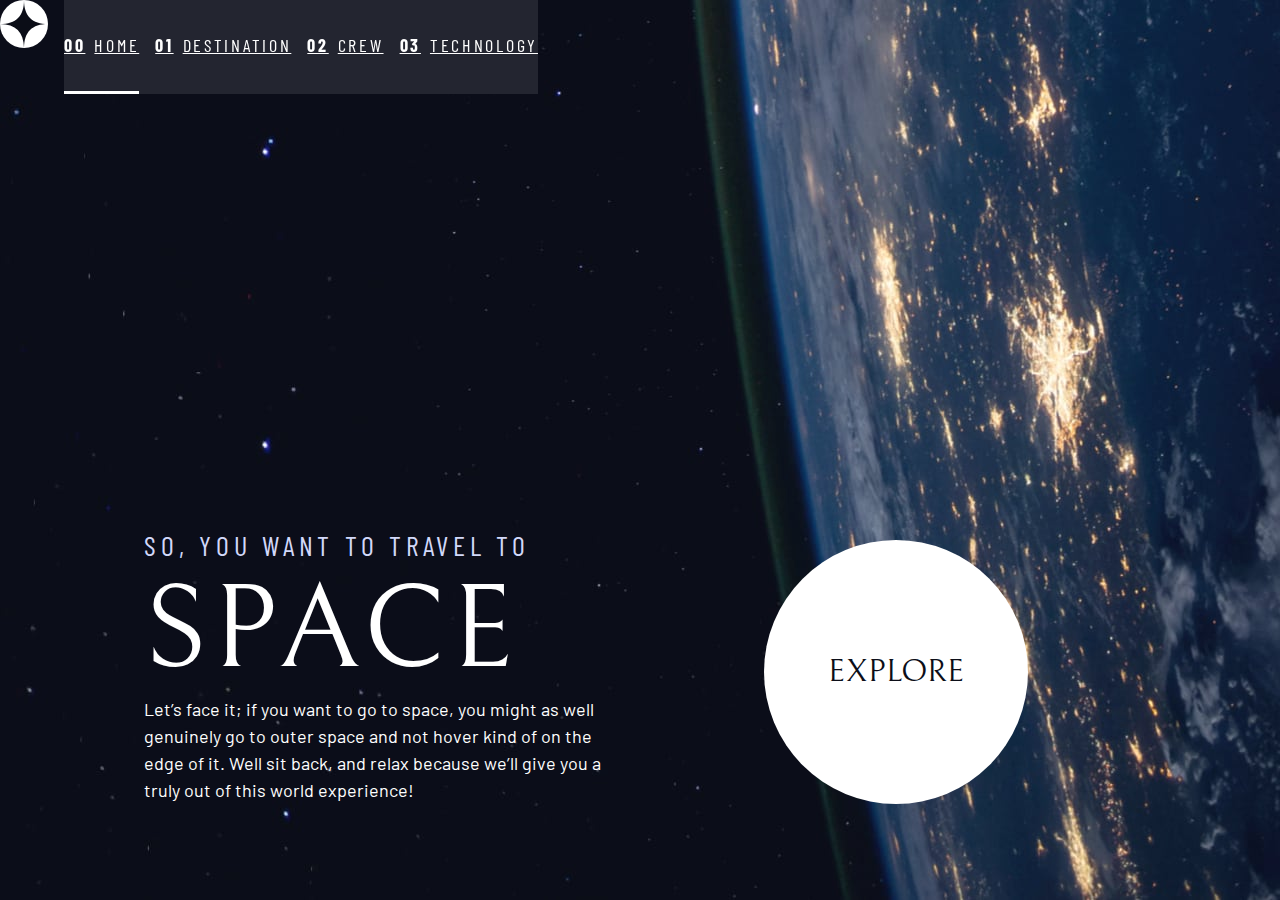
<file: index.html>
<!DOCTYPE html>
<html lang="en">
<head>
  <meta charset="UTF-8">
  <meta name="viewport" content="width=device-width, initial-scale=1.0">

  <link rel="icon" type="image/png" sizes="32x32" href="./assets/favicon-32x32.png">

  <link rel="preconnect" href="https://fonts.googleapis.com">
  <link rel="preconnect" href="https://fonts.gstatic.com" crossorigin>
  <link href="https://fonts.googleapis.com/css2?family=Barlow+Condensed:wght@400;700&family=Bellefair&family=Barlow:wght@400;700&display=swap"
        rel="stylesheet">
    
  <link rel="stylesheet" href="index.css">
  
  <title>Frontend Mentor | Space tourism website</title>

  <script src="index.js" defer></script>

</head>
<body class="home">
  <header class="primary-header flex">
    <div>
      <img src="/assets/shared/logo.svg" alt="space tourism logo" class="primary-logo">
    </div>
    <button class="mobile-nav-toggle" aria-controls="primary-navigation"><span class="sr-only" aria-expanded="false">Menu</span></button>
    <nav>
      <ul id="primary-navigation" data-visible="false" class="primary-navigation underline-indicators flex">
        <li class="active"><a class="ff-sans-cond uppercase text-white letter-spacing-2" href="index.html"><span>00</span>Home</a>
          <li><a class="ff-sans-cond uppercase text-white letter-spacing-2" href="destination.html"><span>01</span>Destination</a></li>
          <li><a class="ff-sans-cond uppercase text-white letter-spacing-2" href="crew.html"><span>02</span>Crew</a></li>
          <li><a class="ff-sans-cond uppercase text-white letter-spacing-2" href="technology.html"><span>03</span>Technology</a></li>
    </nav>
  </header>
  
  <main class="grid-container grid-container--home">

    <div>
      <h1 class="text-accent fs-500 ff-sans-cond uppercase letter-spacing-1">So, you want to travel to
      <span class="d-block fs-900 ff-serif text-white">Space</span></h1>
      
      <p>Let’s face it; if you want to go to space, you might as well genuinely go to 
      outer space and not hover kind of on the edge of it. Well sit back, and relax 
      because we’ll give you a truly out of this world experience! </p>
    </div>
    
    <div>
      <a href="#" class="large-button uppercase ff-serif text-dark bg-white">Explore</a>
    </div>
    
  </main>

</body>
</html>
</file>
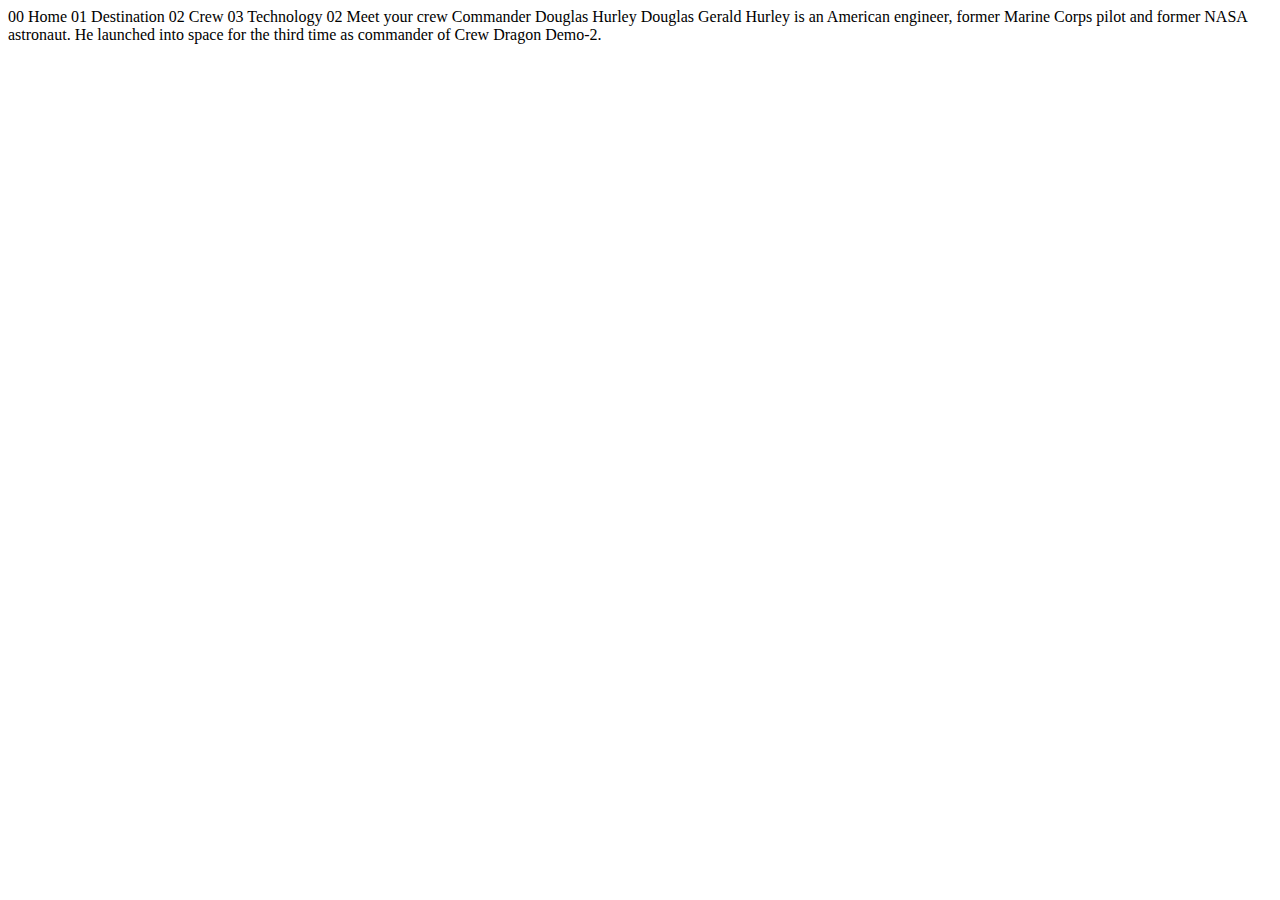
<file: crew-commander.html>
<!DOCTYPE html>
<html lang="en">
<head>
  <meta charset="UTF-8">
  <meta name="viewport" content="width=device-width, initial-scale=1.0">

  <link rel="icon" type="image/png" sizes="32x32" href="./assets/favicon-32x32.png">
  
  <title>Frontend Mentor | Space tourism website</title>
</head>
<body>

  00 Home
  01 Destination
  02 Crew
  03 Technology

  02 Meet your crew

  Commander
  Douglas Hurley

  Douglas Gerald Hurley is an American engineer, former Marine Corps pilot 
  and former NASA astronaut. He launched into space for the third time as 
  commander of Crew Dragon Demo-2.
</body>
</html>
</file>
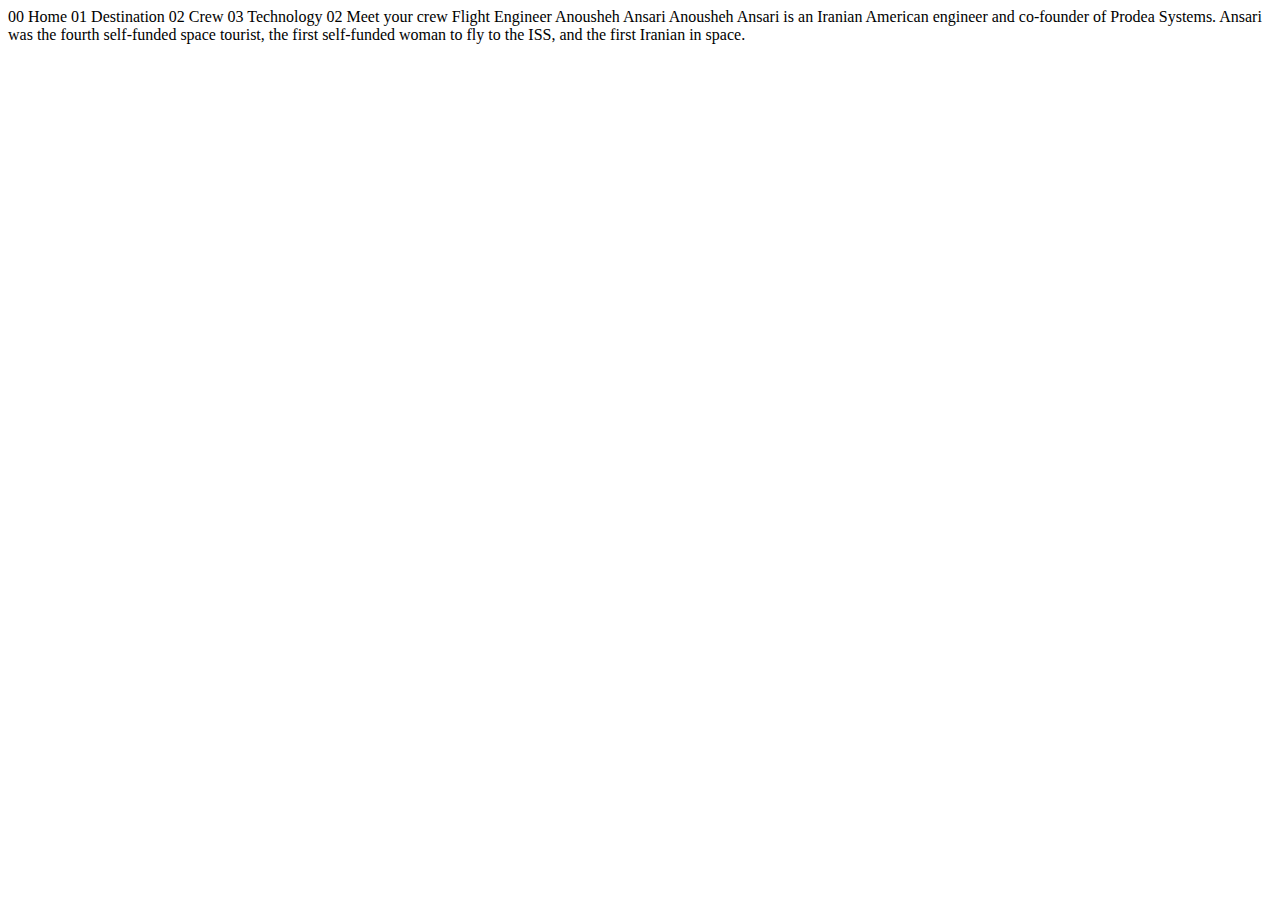
<file: crew-engineer.html>
<!DOCTYPE html>
<html lang="en">
<head>
  <meta charset="UTF-8">
  <meta name="viewport" content="width=device-width, initial-scale=1.0">

  <link rel="icon" type="image/png" sizes="32x32" href="./assets/favicon-32x32.png">
  
  <title>Frontend Mentor | Space tourism website</title>
</head>
<body>

  00 Home
  01 Destination
  02 Crew
  03 Technology

  02 Meet your crew

  Flight Engineer
  Anousheh Ansari

  Anousheh Ansari is an Iranian American engineer and co-founder of Prodea Systems. 
  Ansari was the fourth self-funded space tourist, the first self-funded woman to 
  fly to the ISS, and the first Iranian in space. 
</body>
</html>
</file>
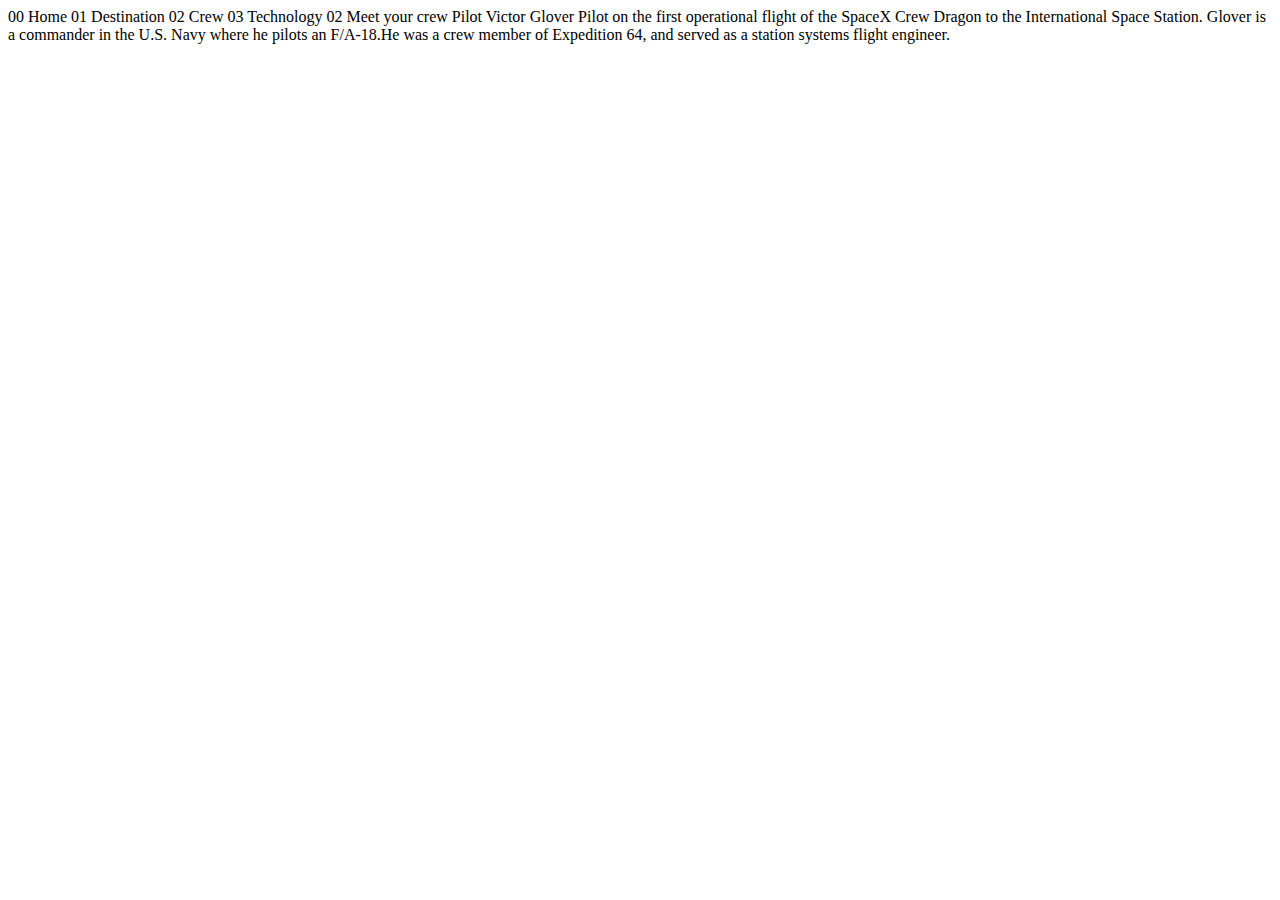
<file: crew-pilot.html>
<!DOCTYPE html>
<html lang="en">
<head>
  <meta charset="UTF-8">
  <meta name="viewport" content="width=device-width, initial-scale=1.0">

  <link rel="icon" type="image/png" sizes="32x32" href="./assets/favicon-32x32.png">
  
  <title>Frontend Mentor | Space tourism website</title>
</head>
<body>

  00 Home
  01 Destination
  02 Crew
  03 Technology

  02 Meet your crew

  Pilot
  Victor Glover

  Pilot on the first operational flight of the SpaceX Crew Dragon to the 
  International Space Station. Glover is a commander in the U.S. Navy where 
  he pilots an F/A-18.He was a crew member of Expedition 64, and served as a 
  station systems flight engineer. 
</body>
</html>
</file>
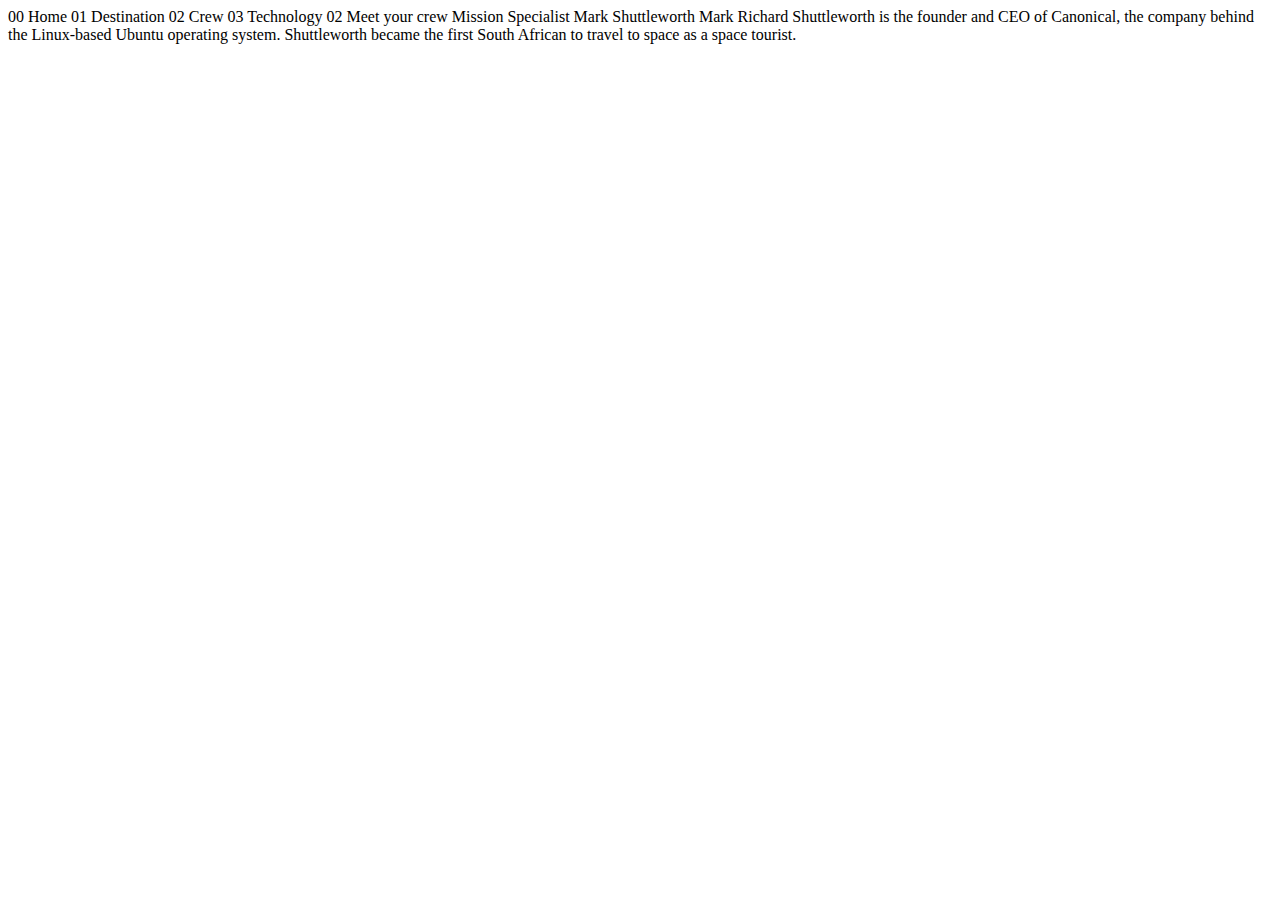
<file: crew-specialist.html>
<!DOCTYPE html>
<html lang="en">
<head>
  <meta charset="UTF-8">
  <meta name="viewport" content="width=device-width, initial-scale=1.0">

  <link rel="icon" type="image/png" sizes="32x32" href="./assets/favicon-32x32.png">
  
  <title>Frontend Mentor | Space tourism website</title>
</head>
<body>

  00 Home
  01 Destination
  02 Crew
  03 Technology

  02 Meet your crew

  Mission Specialist
  Mark Shuttleworth

  Mark Richard Shuttleworth is the founder and CEO of Canonical, the company behind 
  the Linux-based Ubuntu operating system. Shuttleworth became the first South 
  African to travel to space as a space tourist.
</body>
</html>
</file>
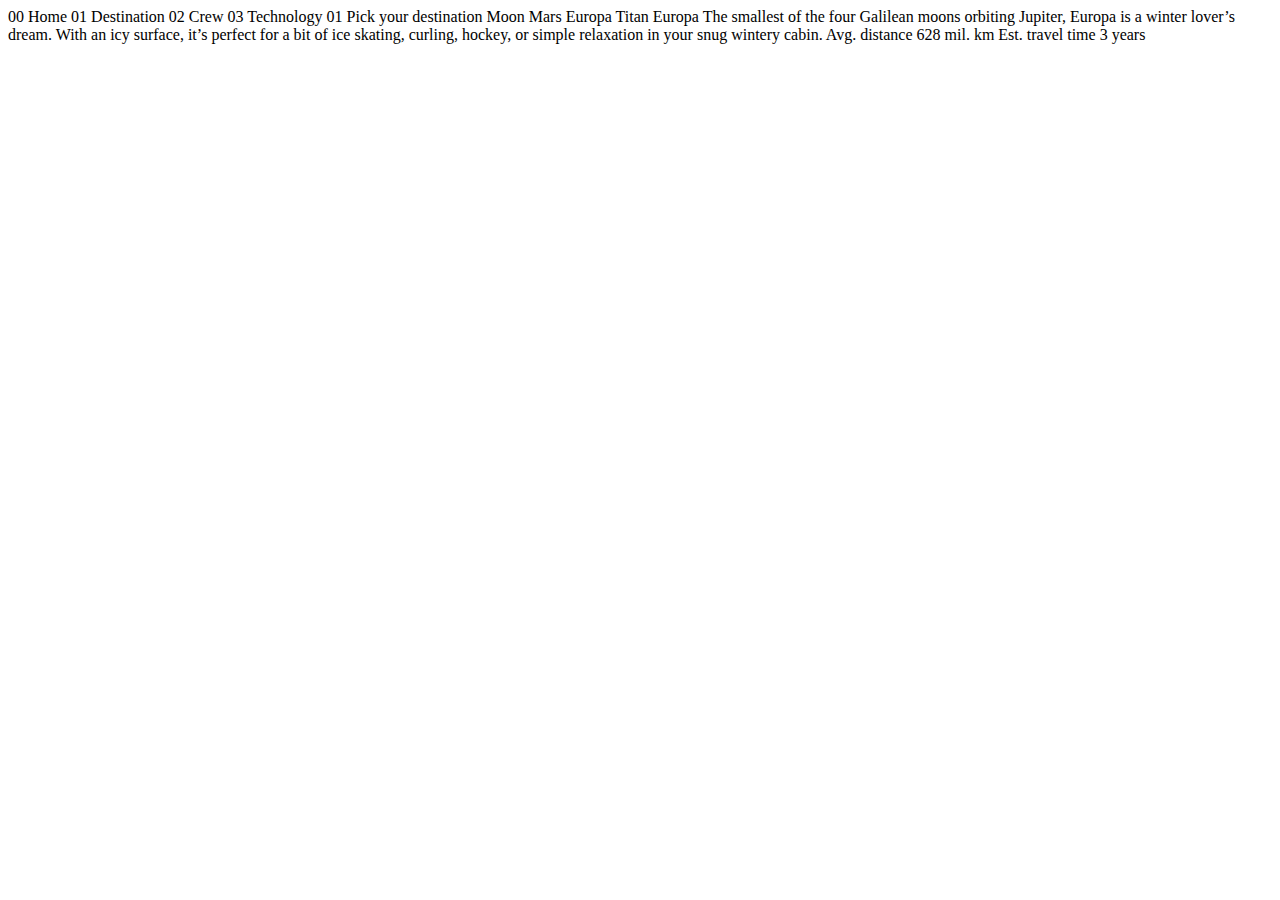
<file: destination-europa.html>
<!DOCTYPE html>
<html lang="en">
<head>
  <meta charset="UTF-8">
  <meta name="viewport" content="width=device-width, initial-scale=1.0">

  <link rel="icon" type="image/png" sizes="32x32" href="./assets/favicon-32x32.png">
  
  <title>Frontend Mentor | Space tourism website</title>
</head>
<body>

  00 Home
  01 Destination
  02 Crew
  03 Technology

  01 Pick your destination

  Moon
  Mars
  Europa
  Titan

  Europa

  The smallest of the four Galilean moons orbiting Jupiter, Europa is a 
  winter lover’s dream. With an icy surface, it’s perfect for a bit of 
  ice skating, curling, hockey, or simple relaxation in your snug 
  wintery cabin.

  Avg. distance
  628 mil. km

  Est. travel time
  3 years
</body>
</html>
</file>
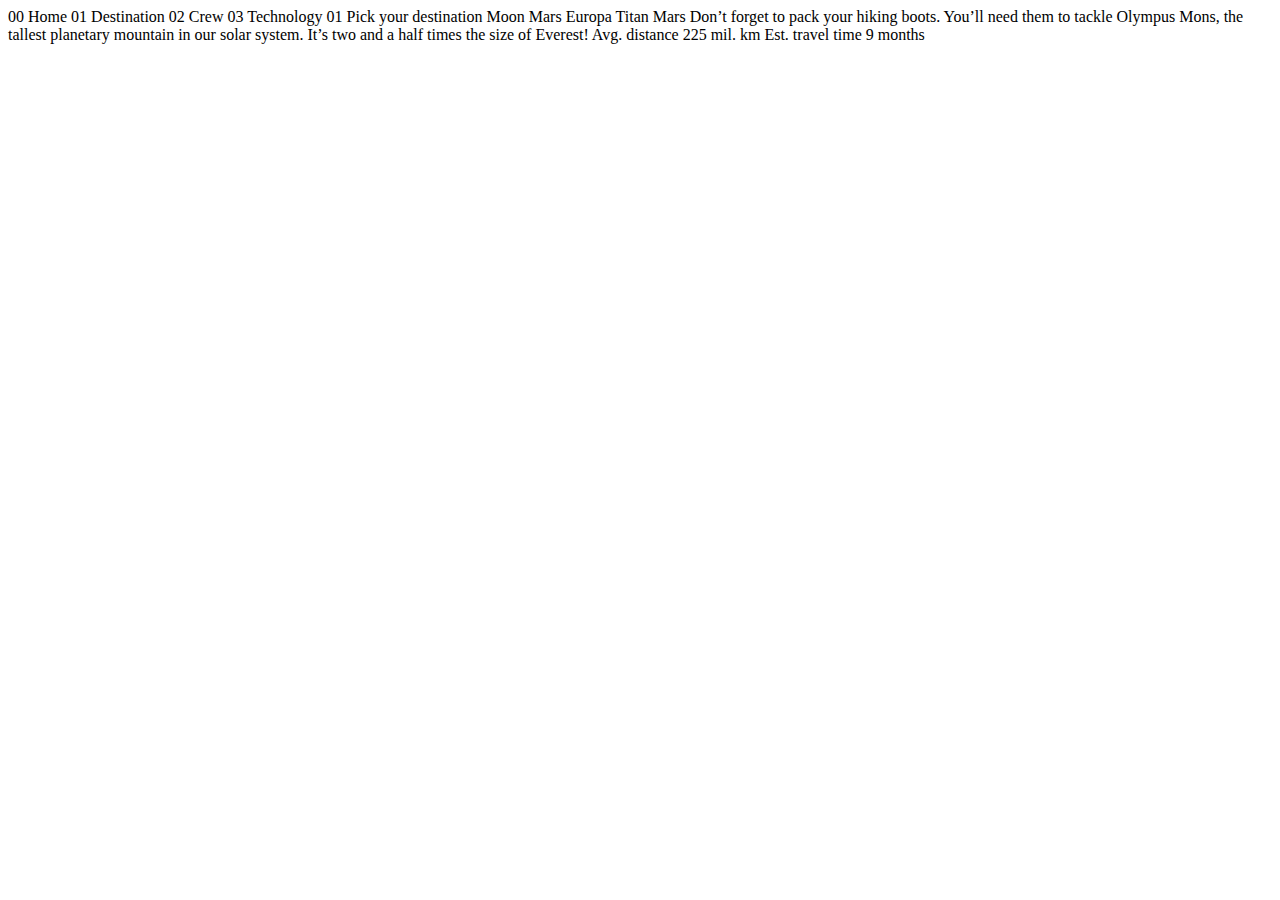
<file: destination-mars.html>
<!DOCTYPE html>
<html lang="en">
<head>
  <meta charset="UTF-8">
  <meta name="viewport" content="width=device-width, initial-scale=1.0">

  <link rel="icon" type="image/png" sizes="32x32" href="./assets/favicon-32x32.png">
  
  <title>Frontend Mentor | Space tourism website</title>
</head>
<body>

  00 Home
  01 Destination
  02 Crew
  03 Technology

  01 Pick your destination

  Moon
  Mars
  Europa
  Titan

  Mars

  Don’t forget to pack your hiking boots. You’ll need them to tackle Olympus Mons, 
  the tallest planetary mountain in our solar system. It’s two and a half times 
  the size of Everest!

  Avg. distance
  225 mil. km

  Est. travel time
  9 months
</body>
</html>
</file>
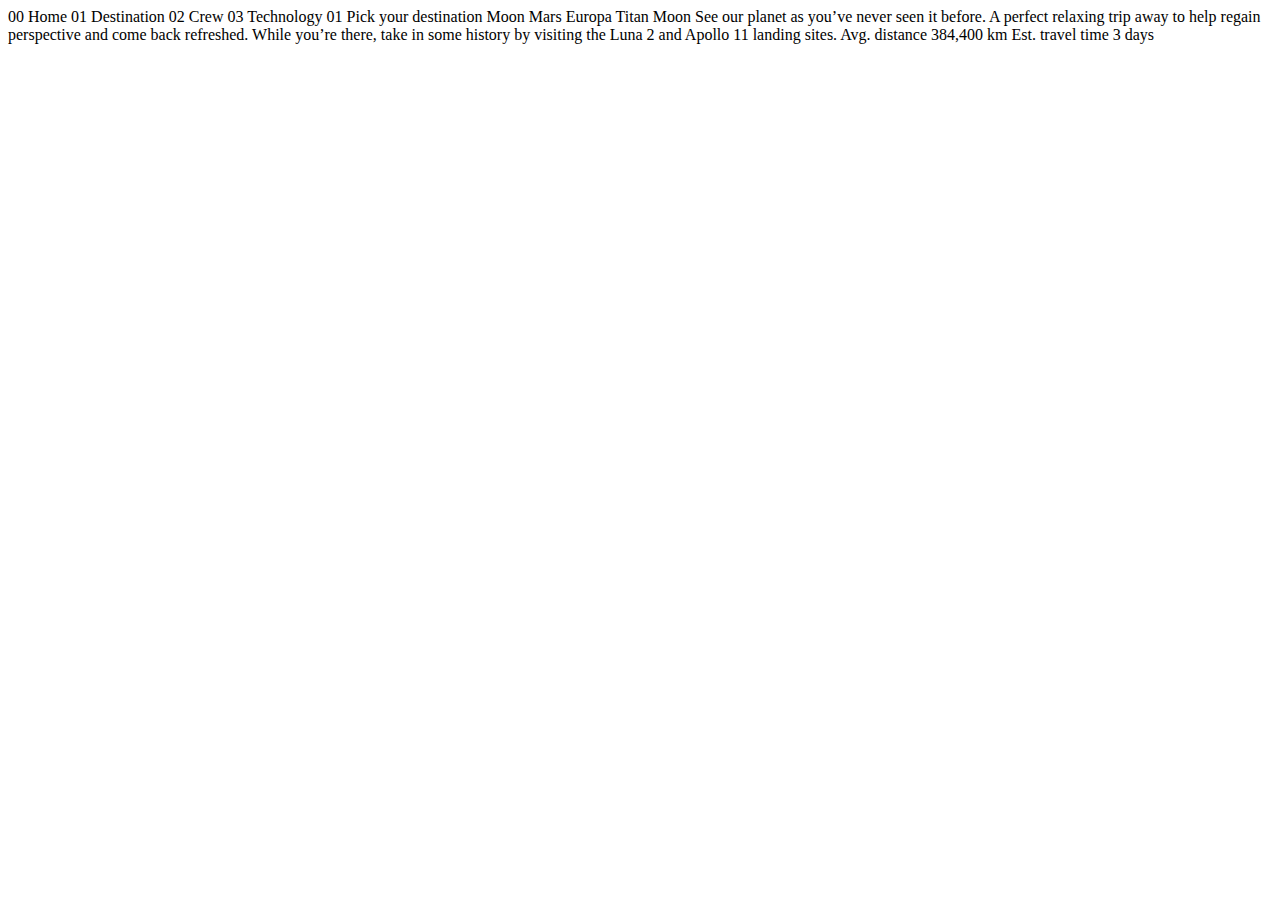
<file: destination-moon.html>
<!DOCTYPE html>
<html lang="en">
<head>
  <meta charset="UTF-8">
  <meta name="viewport" content="width=device-width, initial-scale=1.0">

  <link rel="icon" type="image/png" sizes="32x32" href="./assets/favicon-32x32.png">
  
  <title>Frontend Mentor | Space tourism website</title>
</head>
<body>

  00 Home
  01 Destination
  02 Crew
  03 Technology

  01 Pick your destination

  Moon
  Mars
  Europa
  Titan

  Moon

  See our planet as you’ve never seen it before. A perfect relaxing trip away to help 
  regain perspective and come back refreshed. While you’re there, take in some history 
  by visiting the Luna 2 and Apollo 11 landing sites.

  Avg. distance
  384,400 km

  Est. travel time
  3 days
</body>
</html>
</file>
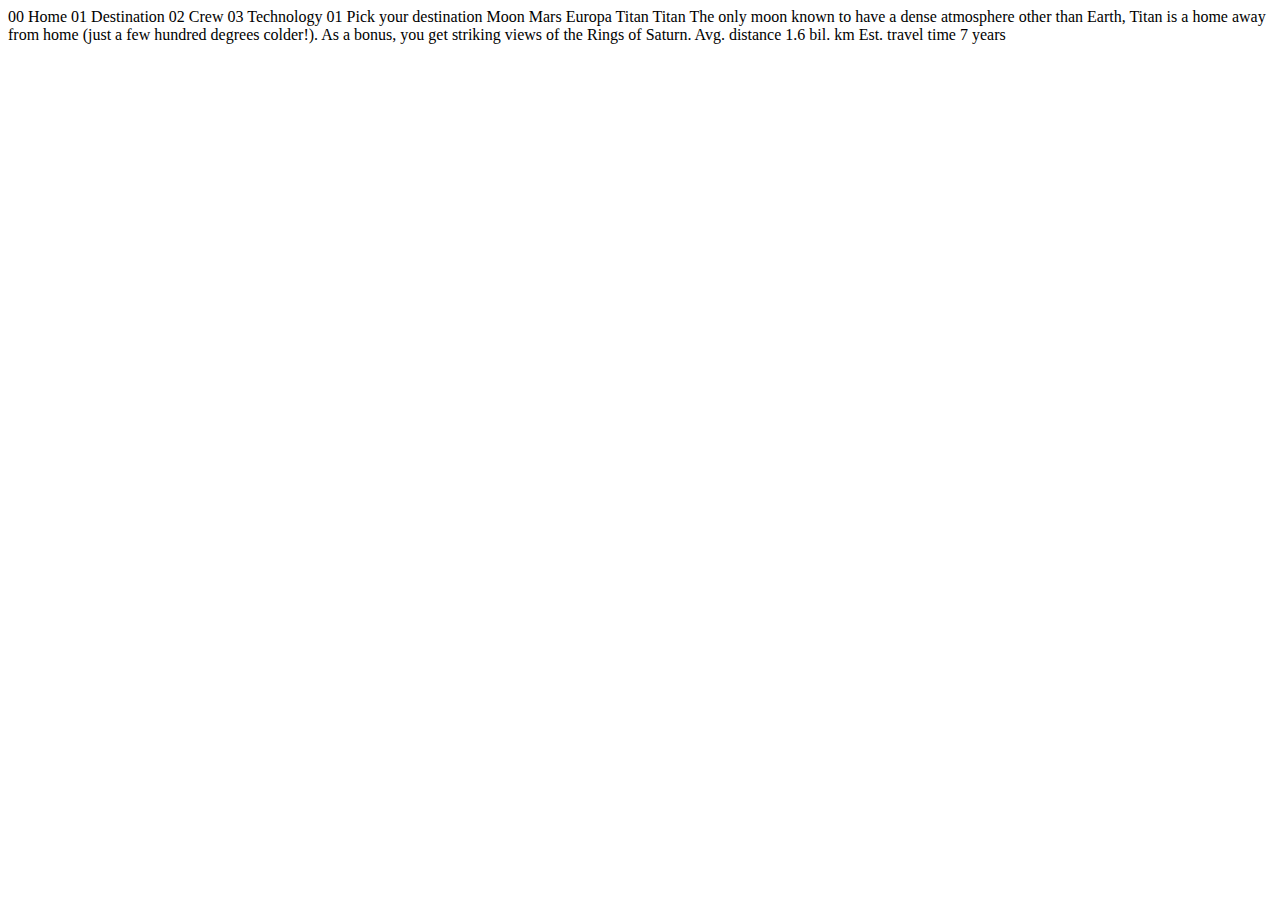
<file: destination-titan.html>
<!DOCTYPE html>
<html lang="en">
<head>
  <meta charset="UTF-8">
  <meta name="viewport" content="width=device-width, initial-scale=1.0">

  <link rel="icon" type="image/png" sizes="32x32" href="./assets/favicon-32x32.png">
  
  <title>Frontend Mentor | Space tourism website</title>
</head>
<body>

  00 Home
  01 Destination
  02 Crew
  03 Technology

  01 Pick your destination

  Moon
  Mars
  Europa
  Titan

  Titan

  The only moon known to have a dense atmosphere other than Earth, Titan 
  is a home away from home (just a few hundred degrees colder!). As a 
  bonus, you get striking views of the Rings of Saturn.

  Avg. distance
  1.6 bil. km

  Est. travel time
  7 years
</body>
</html>
</file>
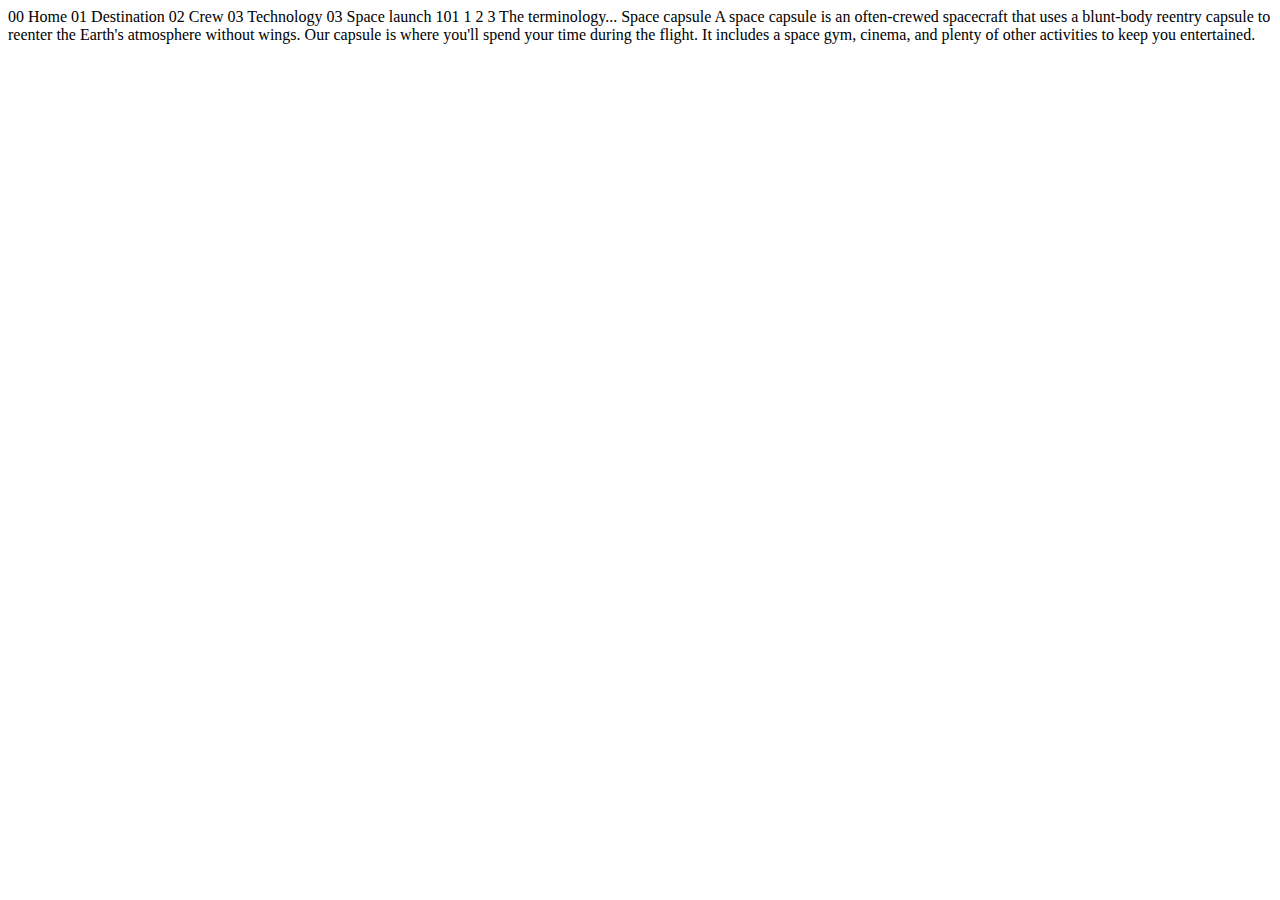
<file: technology-capsule.html>
<!DOCTYPE html>
<html lang="en">
<head>
  <meta charset="UTF-8">
  <meta name="viewport" content="width=device-width, initial-scale=1.0">

  <link rel="icon" type="image/png" sizes="32x32" href="./assets/favicon-32x32.png">
  
  <title>Frontend Mentor | Space tourism website</title>
</head>
<body>

  00 Home
  01 Destination
  02 Crew
  03 Technology

  03 Space launch 101

  1
  2
  3

  The terminology...
  Space capsule

  A space capsule is an often-crewed spacecraft that uses a blunt-body reentry 
  capsule to reenter the Earth's atmosphere without wings. Our capsule is where 
  you'll spend your time during the flight. It includes a space gym, cinema, 
  and plenty of other activities to keep you entertained.
</body>
</html>
</file>
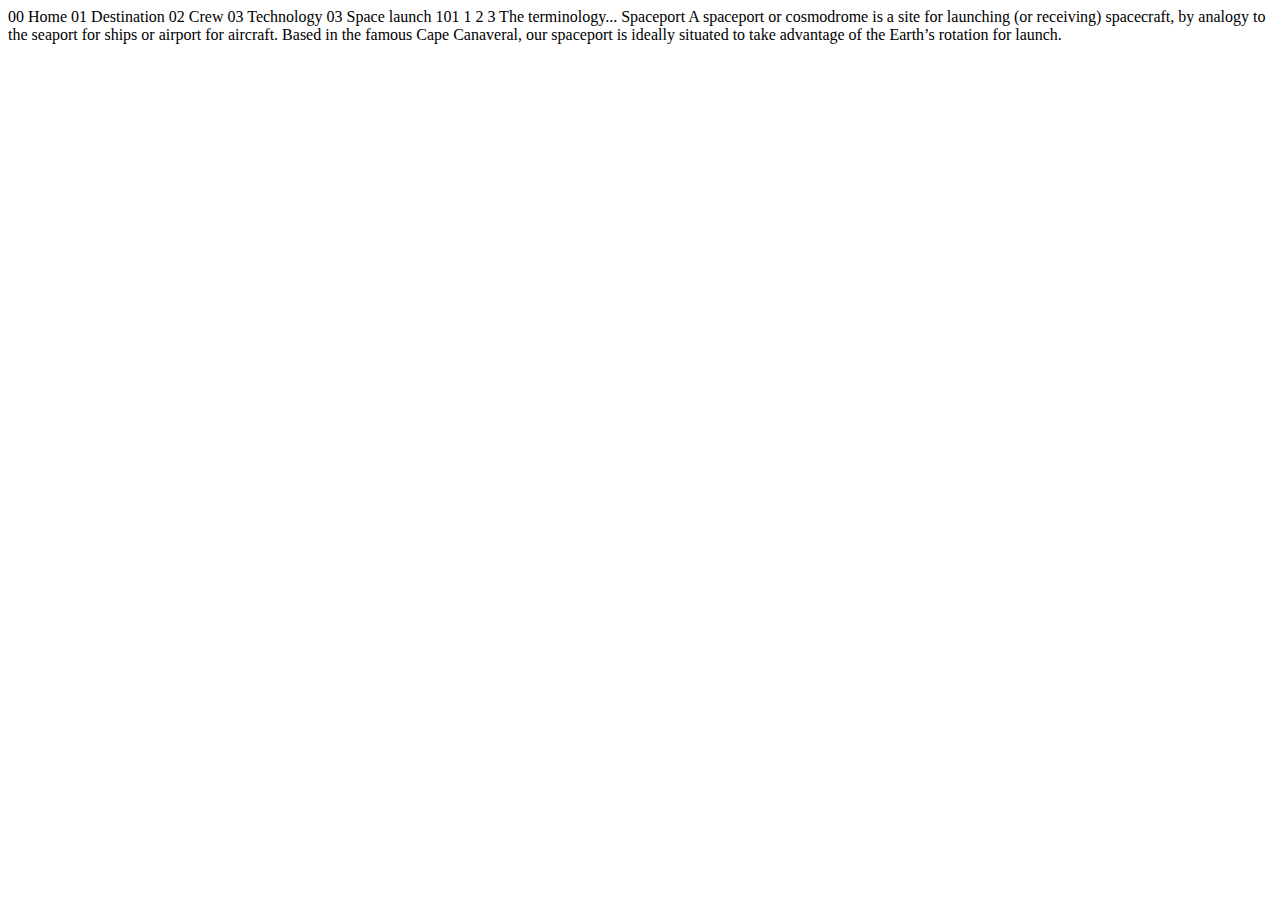
<file: technology-spaceport.html>
<!DOCTYPE html>
<html lang="en">
<head>
  <meta charset="UTF-8">
  <meta name="viewport" content="width=device-width, initial-scale=1.0">

  <link rel="icon" type="image/png" sizes="32x32" href="./assets/favicon-32x32.png">
  
  <title>Frontend Mentor | Space tourism website</title>
</head>
<body>

  00 Home
  01 Destination
  02 Crew
  03 Technology

  03 Space launch 101

  1
  2
  3

  The terminology...
  Spaceport

  A spaceport or cosmodrome is a site for launching (or receiving) spacecraft, 
  by analogy to the seaport for ships or airport for aircraft. Based in the 
  famous Cape Canaveral, our spaceport is ideally situated to take advantage 
  of the Earth’s rotation for launch.
</body>
</html>
</file>
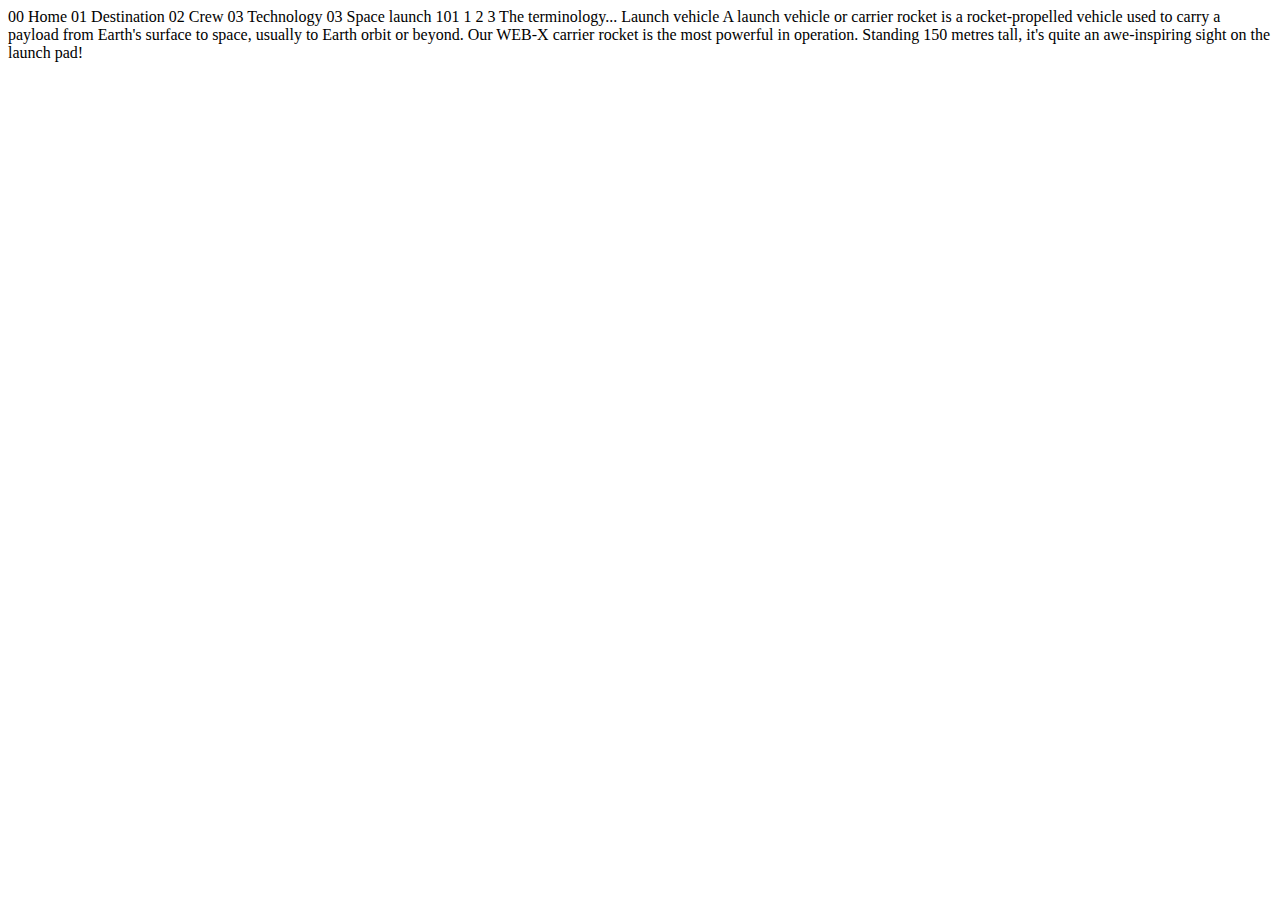
<file: technology-vehicle.html>
<!DOCTYPE html>
<html lang="en">
<head>
  <meta charset="UTF-8">
  <meta name="viewport" content="width=device-width, initial-scale=1.0">

  <link rel="icon" type="image/png" sizes="32x32" href="./assets/favicon-32x32.png">
  
  <title>Frontend Mentor | Space tourism website</title>
</head>
<body>

  00 Home
  01 Destination
  02 Crew
  03 Technology

  03 Space launch 101

  1
  2
  3

  The terminology...
  Launch vehicle

  A launch vehicle or carrier rocket is a rocket-propelled vehicle used to carry a 
  payload from Earth's surface to space, usually to Earth orbit or beyond. Our 
  WEB-X carrier rocket is the most powerful in operation. Standing 150 metres tall, 
  it's quite an awe-inspiring sight on the launch pad!
</body>
</html>
</file>
<file: index.css>
/* === CUSTOM PROPERTIES === */

:root {
    /* colors */
    --clr-dark: 230 35% 7%;
    --clr-light: 231 77% 90%;
    --clr-white: 0 0% 100%;
    
    /* font-sizes */
    --fs-900: clamp(5rem, 8vw + 1rem, 9.375rem);
    --fs-800: 3.5rem;
    --fs-700: 1.5rem;
    --fs-600: 1rem;
    --fs-500: 1.75rem;
    --fs-400: 0.9375rem;
    --fs-300: 1rem;
    --fs-200: 0.875rem;
    
    /* font-families */
    --ff-serif: "Bellefair", serif;
    --ff-sans-cond: "Barlow Condensed", sans-serif;
    --ff-sans-normal: "Barlow", sans-serif;
}

@media (min-width: 35em) {
    :root {
        --fs-800: 5rem;
        --fs-700: 2.5rem;
        --fs-600: 1.5rem;
        --fs-400: 1rem;
    }
}

@media (min-width: 45em) {
    :root {
        /* font-sizes */
        --fs-800: 6.25rem;
        --fs-700: 3.5rem;
        --fs-600: 2rem;
        --fs-400: 1.125rem;
    }
}


/* === BASE RESET === */

/* Box sizing */
*,
*::before,
*::after {
    box-sizing: border-box;
}

/* Reset margins */
body,
h1,
h2,
h3,
h4,
h5,
p,
figure,
picture {
    margin: 0; 
}

h1,
h2,
h3,
h4,
h5,
h6,
p {
    font-weight: 400;
}

/* set up the body */
body {
    font-family: var(--ff-sans-normal);
    font-size: var(--fs-400);
    color: hsl( var(--clr-white) );
    background-color: hsl( var(--clr-dark) );
    line-height: 1.5;
    min-height: 100vh;
    
    display: grid;
    grid-template-rows: min-content 1fr;

    overflow-x: hidden;
}

/* make images easier to work with */
img,
picutre {
    max-width: 100%;
    display: block;
}

/* make form elements easier to work with */
input,
button,
textarea,
select {
    font: inherit;
}

/* remove animations for people who've turned them off */
@media (prefers-reduced-motion: reduce) {  
  *,
  *::before,
  *::after {
    animation-duration: 0.01ms !important;
    animation-iteration-count: 1 !important;
    transition-duration: 0.01ms !important;
    scroll-behavior: auto !important;
  }
}

/* === UTILITY CLASSES === */

/* general */

.flex {
    display: flex;
    gap: var(--gap, 1rem);
}

.grid {
    display: grid;
    gap: var(--gap, 1rem);
}

.d-block {
    display: block;
}

.flow > *:where(:not(:first-child)) {
    margin-top: var(--flow-space, 1rem);
}

.container {
    padding-inline: 2em;
    margin-inline: auto;
    max-width: 80rem;
}

.grid-container {
    text-align: center;
    display: grid;
    place-items: center;
    padding-inline: 1rem;
}

.grid-container * {
    max-width: 50ch;
}

@media (min-width: 45em) {
    .grid-container {
        text-align: left;
        column-gap: var(--container-gap, 2rem);
        grid-template-columns: minmax(1rem, 1fr) repeat(2, minmax(0, 30rem)) minmax(1rem, 1fr);
    }
    
    .grid-container > *:first-child {
        grid-column: 2;
    }

    .grid-container > *:last-child {
        grid-column: 3;
    }

    .grid-container--home {
        padding-bottom: 6rem;
        align-items: end;
    }
}

.sr-only {
  position: absolute; 
  width: 1px;
  height: 1px;
  padding: 0;
  margin: -1px; 
  overflow: hidden;
  clip: rect(0, 0, 0, 0);
  white-space: nowrap; /* added line */
  border: 0;
}

/* colors */

.bg-dark { background-color: hsl( var(--clr-dark) );}
.bg-accent { background-color: hsl( var(--clr-light) );}
.bg-white { background-color: hsl( var(--clr-white) );}

.text-dark { color: hsl( var(--clr-dark) );}
.text-accent { color: hsl( var(--clr-light) );}
.text-white { color: hsl( var(--clr-white) );}

/* typography */

.ff-serif { font-family: var(--ff-serif); } 
.ff-sans-cond { font-family: var(--ff-sans-cond); } 
.ff-sans-normal { font-family: var(--ff-sans-normal); } 

.letter-spacing-1 { letter-spacing: 4.75px; } 
.letter-spacing-2 { letter-spacing: 2.7px; } 
.letter-spacing-3 { letter-spacing: 2.35px; } 

.uppercase { text-transform: uppercase; }

.fs-900 { font-size: var(--fs-900); }
.fs-800 { font-size: var(--fs-800); }
.fs-700 { font-size: var(--fs-700); }
.fs-600 { font-size: var(--fs-600); }
.fs-500 { font-size: var(--fs-500); }
.fs-400 { font-size: var(--fs-400); }
.fs-300 { font-size: var(--fs-300); }
.fs-200 { font-size: var(--fs-200); }

.fs-900,
.fs-800,
.fs-700,
.fs-600 {
    line-height: 1.1;
}

.numbered-title {
    font-family: var(--ff-sans-cond);
    font-size: var(--fs-500);
    text-transform: uppercase;
    letter-spacing: 4.72px; 
}

.numbered-title span {
    margin-right: .5em;
    font-weight: 700;
    color: hsl( var(--clr-white) / .25);
}

/* === COMPONENTS === */

.large-button {
    position: relative;
    z-index: 1;
    display: inline-grid;
    place-items: center;
    padding: 0 2em;
    border-radius: 50%;
    aspect-ratio: 1;
    font-size: 2rem;
    text-decoration: none;
}

.large-button::after {
    content: '';
    position: absolute;
    z-index: -1;
    width: 100%;
    height: 100%;
    background: hsl( var(--clr-white) / .1);
    border-radius: 50%;
    opacity: 0;
    transition: opacity 500ms linear, transform 750ms ease-in-out;
}
 
.large-button:hover::after,
.large-button:focus::after {
    opacity: 1;
    transform: scale(1.5);
}

.primary-navigation {
    --underline-gap: 2rem;
    list-style: none;
    padding: 0;
    margin: 0;
    background: hsl( var(--clr-white) / .1);
    backdrop-filter: blur(2rem);
}

.mobile-nav-toggle {
    display: none;
}

@media (max-width: 35rem) {
    .primary-navigation {
        --underline-gap: .5rem;
        position: fixed;
        z-index: 1000;
        inset: 0 0 0 30%;
        list-style: none;
        padding: min(20rem, 15vh) 2rem;
        margin: 0;
        flex-direction: column;
        transform: translateX(100%);
        transition: transform 500ms ease-in-out;
    }

    .primary-navigation[data-visible="true"] {
        transform: translateX(0);
    }
    
    .mobile-nav-toggle {
        display: block;
        position: absolute;
        z-index: 2000;
        right: 1rem;
        top: 2rem;
        background: transparent;
        background-image: url(./assets/shared/icon-hamburger.svg);
        background-repeat: no-repeat;
        width: 1.5rem;
        aspect-ratio: 1;
        border: 0;
    }

    .mobile-nav-toggle[aria-expanded="true"] {
        background-image: url(./assets/shared/icon-close.svg);
    }
}
}

.primary-navigation a {
    text-decoration: none;
}

.primary-navigation a > span {
    font-weight: 700;
    margin-right: .5em;
}

.underline-indicators > * {
    cursor: pointer;
    padding: var(--underline-gap, 1rem) 0;
    border: 0;
    border-bottom: .2rem solid hsl( var(--clr-white) / 0 );
}

.underline-indicators > *:hover,
.underline-indicators > *:focus {
    border-color: hsl( var(--clr-white) / .5);
}

.underline-indicators > .active,
.underline-indicators > [aria-selected="true"] {
    color: hsl( var(--clr-white) / 1);
    border-color: hsl( var(--clr-white) / 1); 
}

.tab-list {
    --gap: 2rem;
}

.dot-indicators > * {
    cursor: pointer;
    border: 0;
    border-radius: 50%;
    padding: .5em;
    background-color: hsl( var(--clr-white) / .25);
}
 
.dot-indicators > *:hover,
.dot-indicators > *:focus { 
    background-color: hsl( var(--clr-white) / .5);
}

.dot-indicators > [aria-selected="true"] {
    background-color: hsl( var(--clr-white) / 1); 
}

/* === PAGE SPECIFIC === */

body {
    background-size: cover;
    background-position: bottom center;
}
/* Home */

.home {
    background-image: url(assets/home/background-home-mobile.jpg);
}

@media (min-width: 35rem) {
    .home {
        background-image: url(./assets/home/background-home-tablet.jpg);
    }
}

@media (min-width: 45rem) {
    .home {
        background-image: url(./assets/home/background-home-desktop.jpg);
    }
}
</file>
